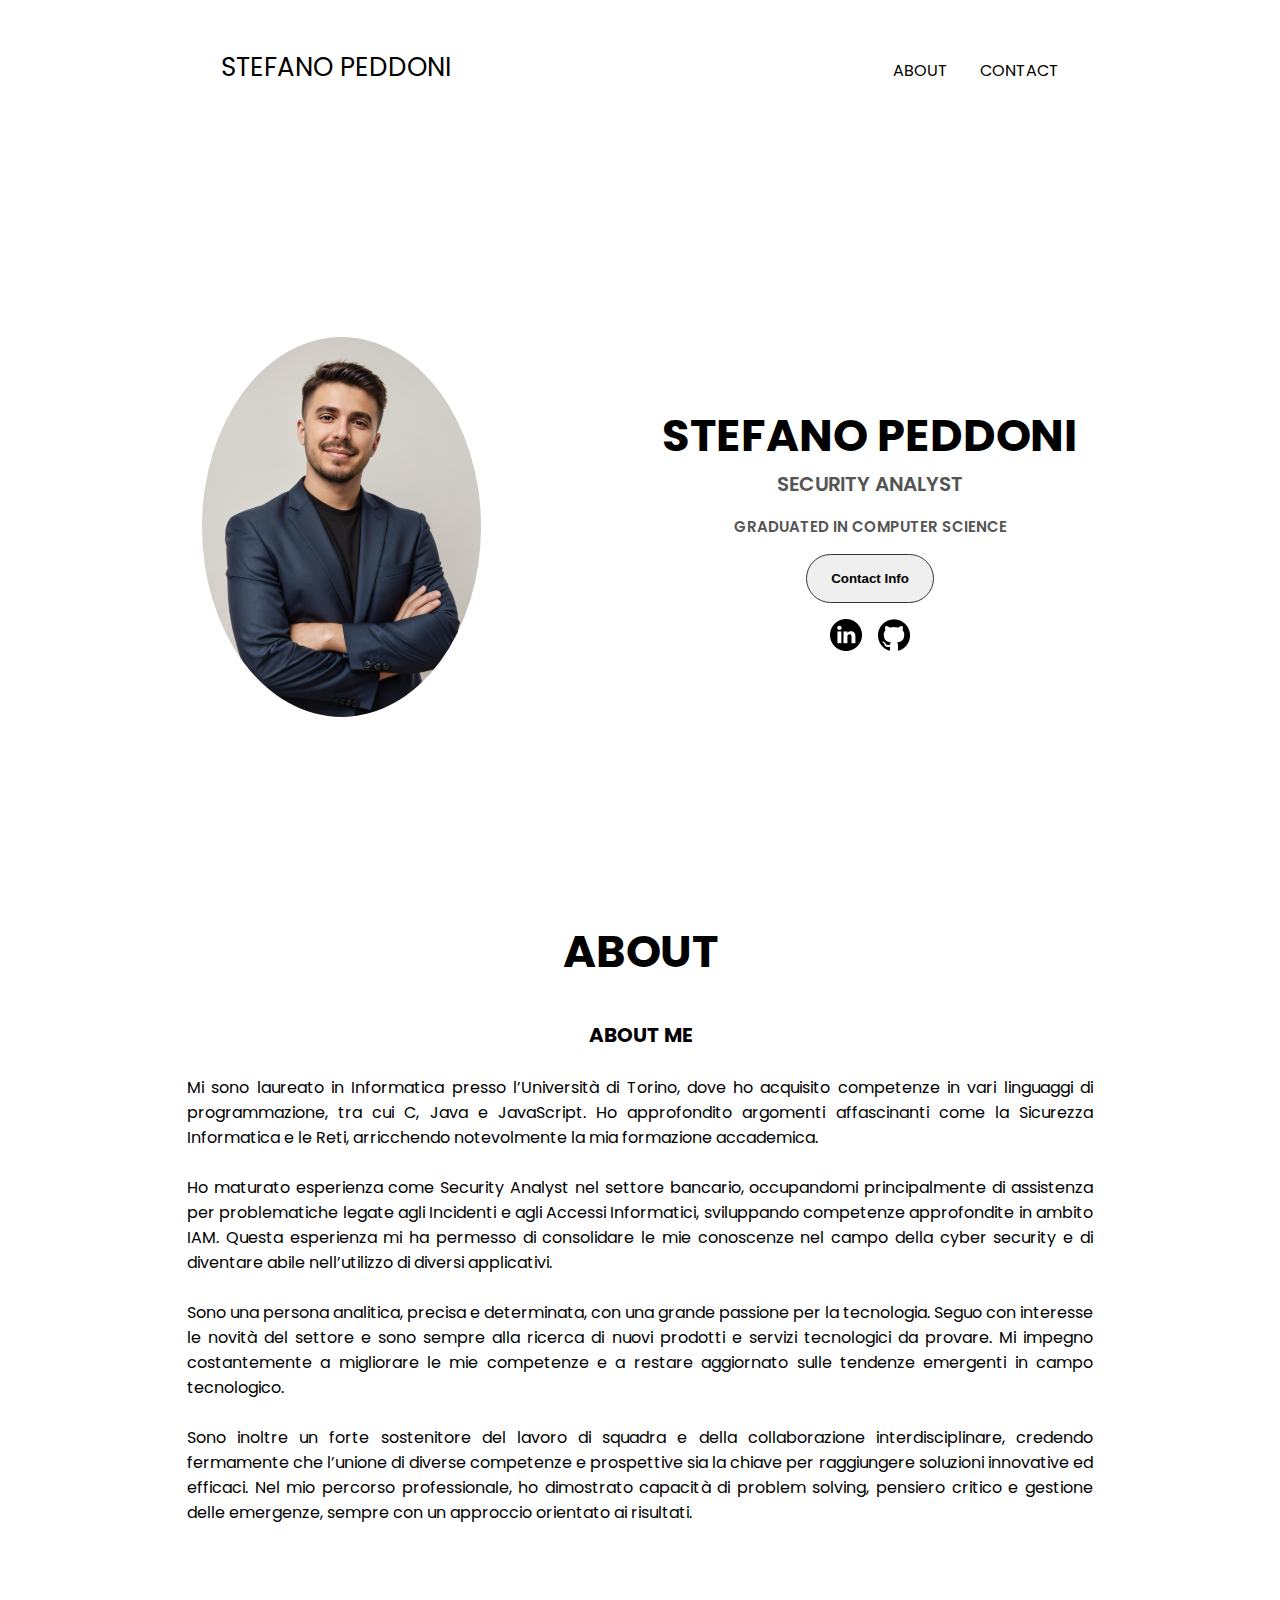
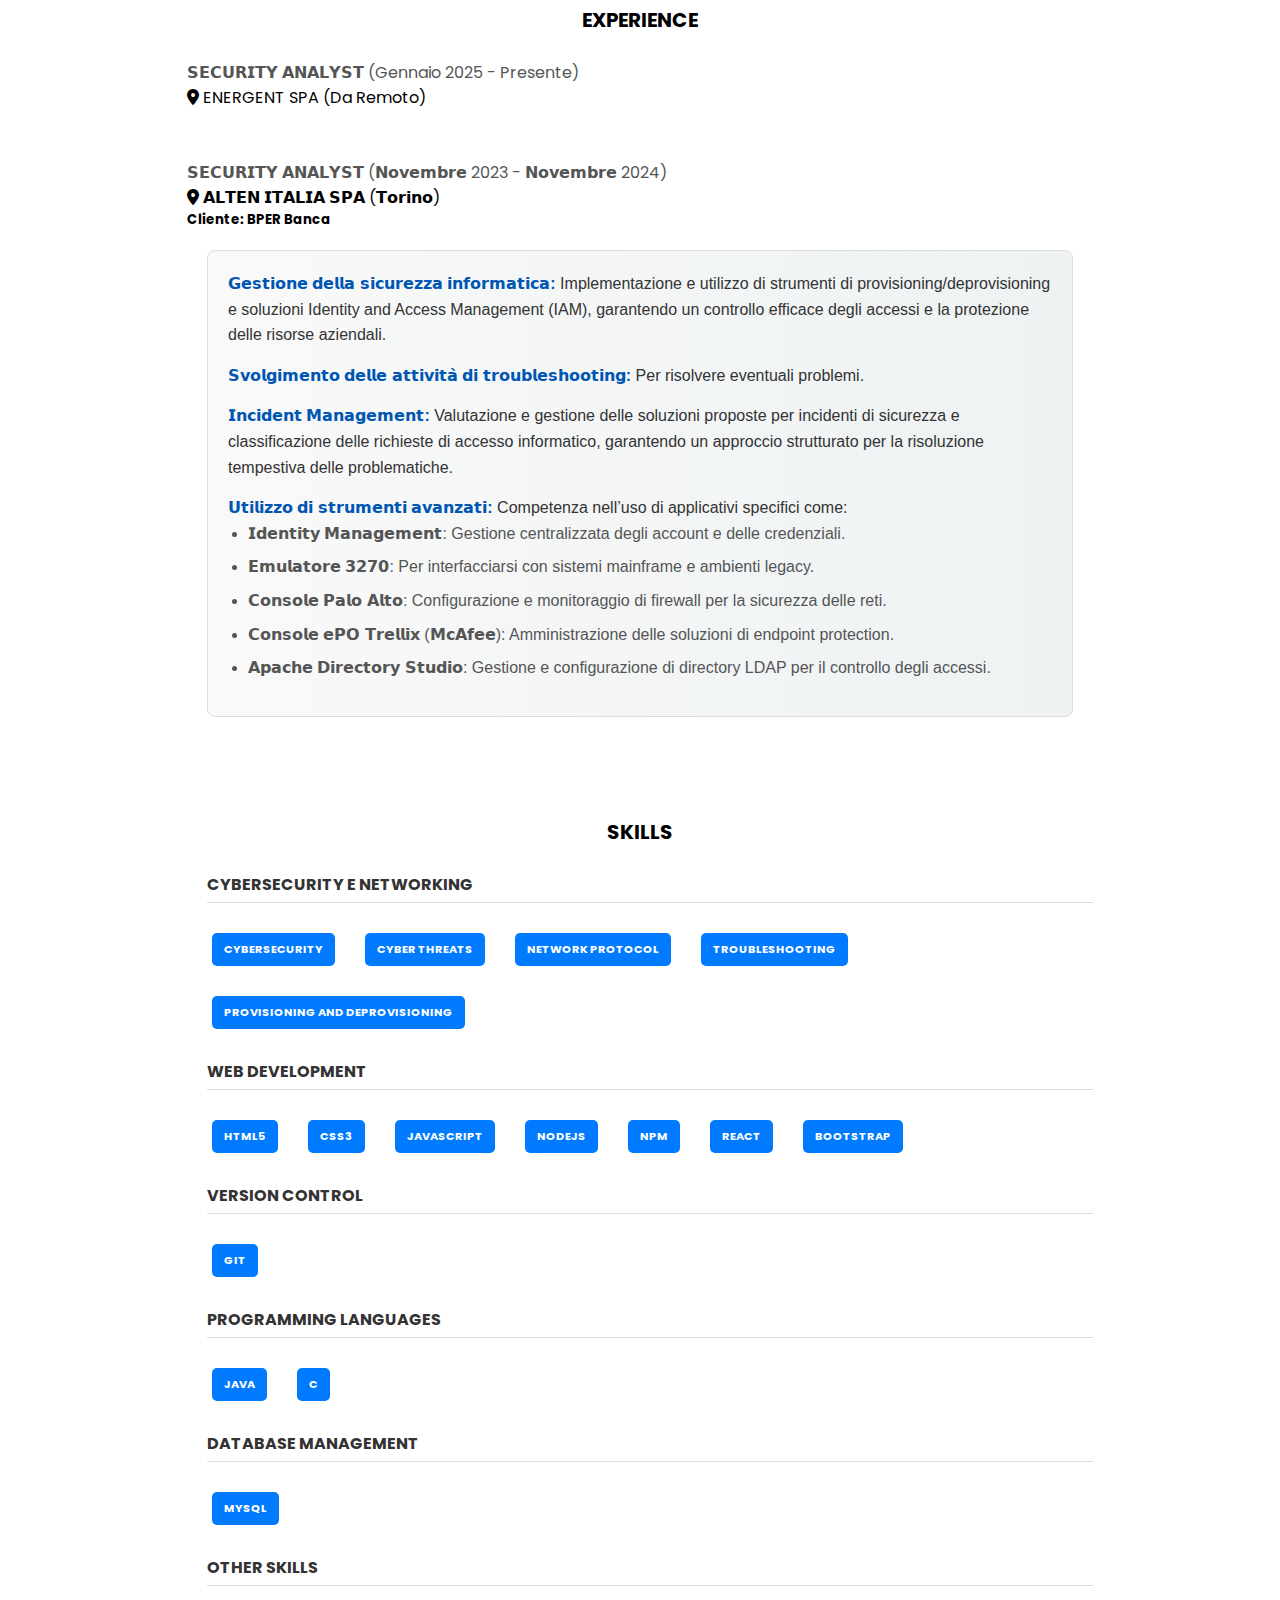
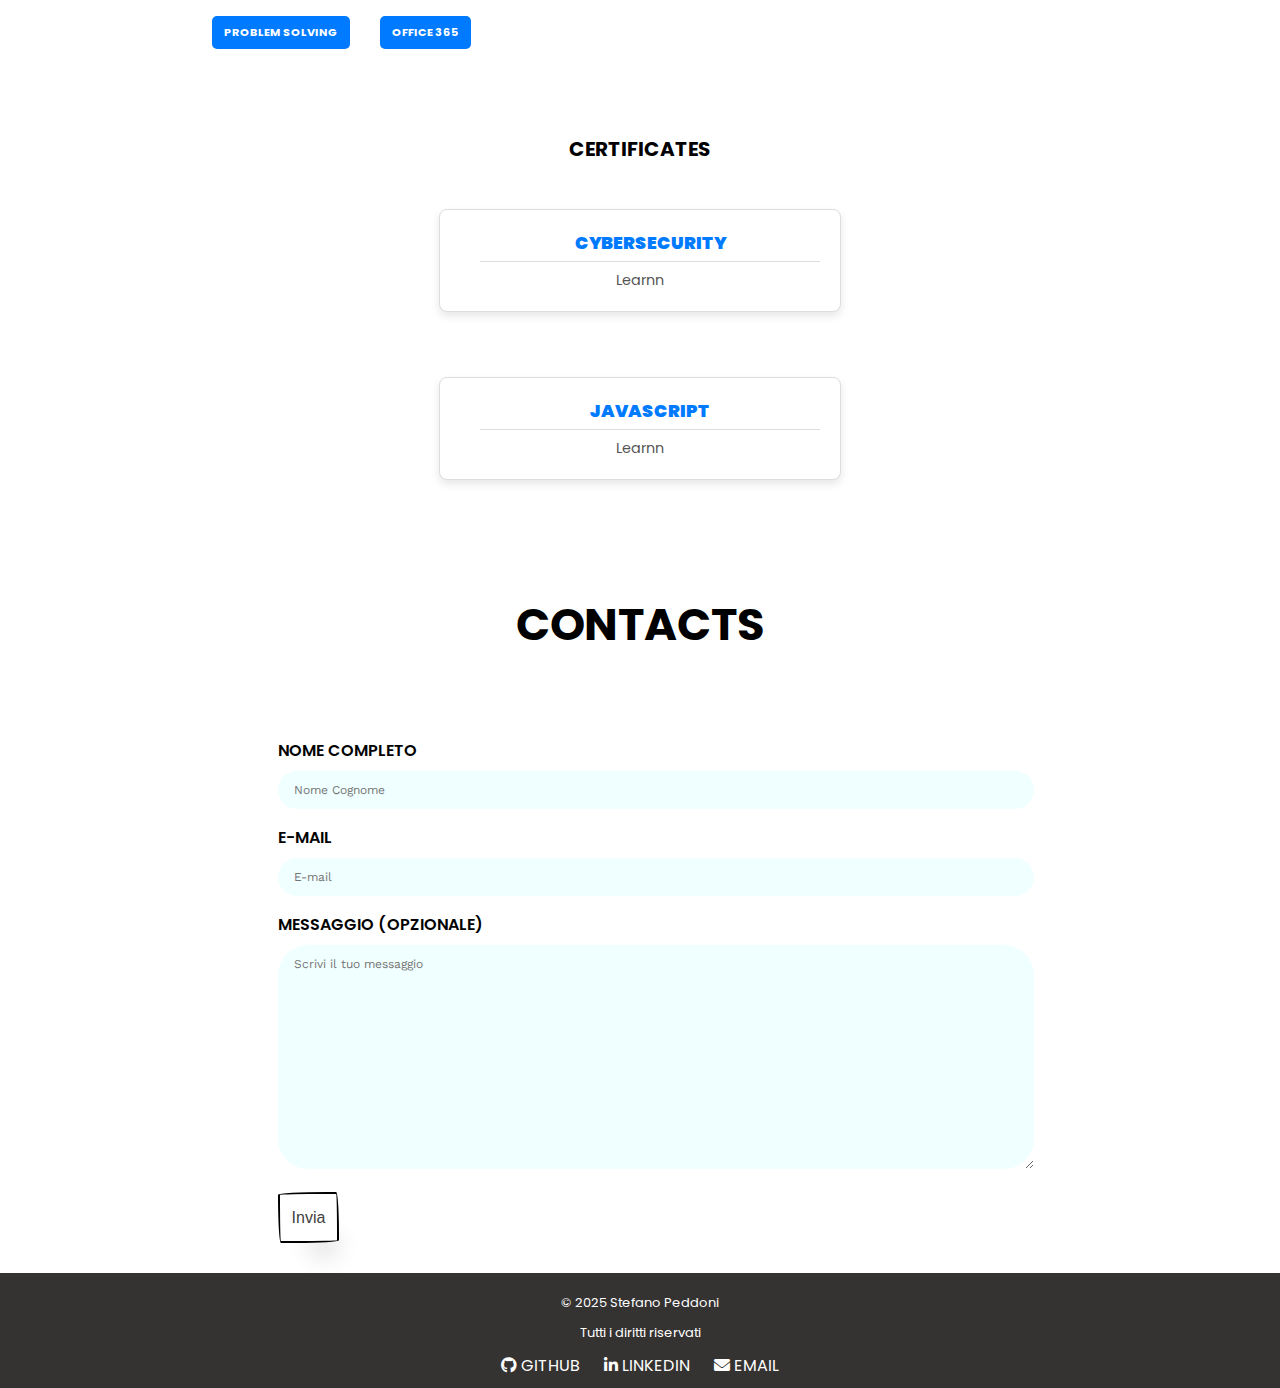
<file: index.html>
<!DOCTYPE html>
<html lang="en">
<head>
    <meta charset="UTF-8">
    <meta http-equiv="X-UA-Compatible" content="IE-edge">
    <meta name="viewport" content="width=device-width, initial-scale=1.0, maximum-scale=1.0, user-scalable=0" >
    <title>Portfolio</title>
    <link rel="icon" href="assets/icona.ico">
    <link rel="preconnect" href="https://fonts.googleapis.com">
    <link rel="preconnect" href="https://fonts.gstatic.com" crossorigin>
    <link href="https://fonts.googleapis.com/css2?family=Quicksand:wght@300;700&family=Work+Sans:ital,wght@0,600;1,400&display=swap" rel="stylesheet">
    <link rel="stylesheet" href="https://cdnjs.cloudflare.com/ajax/libs/font-awesome/6.2.1/css/all.min.css">
    <link rel="stylesheet" href="https://cdnjs.cloudflare.com/ajax/libs/font-awesome/6.3.0/css/all.min.css">
    <link rel="stylesheet" href="https://cdnjs.cloudflare.com/ajax/libs/font-awesome/6.0.0-beta3/css/all.min.css">
    <link rel="stylesheet" href="style.css">
    <link rel="stylesheet" href="responsive.css">
</head>

<body>
    
    <nav id="desktop-nav">
        <div class="logo">Stefano Peddoni</div>
        <div>
          <ul class="nav-links">
            <li><a href="#about">About</a></li>
            <li><a href="#contact">Contact</a></li>
          </ul>
        </div>
    </nav>

    <nav id="hamburger-nav">
        <div class="logo">Stefano Peddoni </div>
        <div class="hamburger-menu">
          <div class="hamburger-icon" onclick="toggleMenu()">
            <span></span>
            <span></span>
            <span></span>
          </div>
          <div class="menu-links">
            <li><a href="#about" onclick="toggleMenu()">About</a></li>
            <li><a href="#contact" onclick="toggleMenu()">Contact</a></li>
          </div>
        </div>
    </nav>

    <section id="profile">
        <div class="section__pic-container">
          <img src="./assets/fotoprofilo.JPG" alt="Stefano Peddoni profile picture" />
        </div>

        <div class="section__text">
          <h1 class="title">Stefano Peddoni</h1>
          <p class="section__text__p23">Security Analyst</p>
          <p class="section__text__p2">Graduated in Computer Science</p>
            <div class="btn-container">
                <button class="btn btn-color-1" onclick="location.href='#contact'">
                    Contact Info
                </button>
            </div>
            <div id="socials-container">
                <img
                src="./assets/linkedin.png"
                alt="My LinkedIn profile"
                class="icon"
                target="_blank" 
                rel="noopener noreferrer"
                onclick="location.href='https://www.linkedin.com/in/stefanopeddoni/'"
                />
                <img
                src="./assets/github.png"
                alt="My Github profile"
                class="icon"
                target="_blank" 
                rel="noopener noreferrer"
                onclick="location.href='https://github.com/stem992'"
                />
            </div>
        </div>
    </section>

    <section class="works" id="about">
        <h1 class="title">About</h1>
        <div class="container">
            <div class="work-item">
                    <div class="info">
                        <h2> About Me </h2>
                    </div><br>
                    
                    <div class="work-info">
                        <div class="work-info-contents"> Mi sono laureato in Informatica presso l’Università di Torino, dove ho acquisito competenze in vari linguaggi di programmazione, tra cui C, Java e JavaScript. Ho approfondito argomenti affascinanti come la Sicurezza Informatica e le Reti, arricchendo notevolmente la mia formazione accademica. 
                            <br><br>
                            Ho maturato esperienza come Security Analyst nel settore bancario, occupandomi principalmente di assistenza per problematiche legate agli Incidenti e agli Accessi Informatici, sviluppando competenze approfondite in ambito IAM. Questa esperienza mi ha permesso di consolidare le mie conoscenze nel campo della cyber security e di diventare abile nell’utilizzo di diversi applicativi.
                            <br><br>
                            Sono una persona analitica, precisa e determinata, con una grande passione per la tecnologia. Seguo con interesse le novità del settore e sono sempre alla ricerca di nuovi prodotti e servizi tecnologici da provare. Mi impegno costantemente a migliorare le mie competenze e a restare aggiornato sulle tendenze emergenti in campo tecnologico.
                            <br><br>
                            Sono inoltre un forte sostenitore del lavoro di squadra e della collaborazione interdisciplinare, credendo fermamente che l’unione di diverse competenze e prospettive sia la chiave per raggiungere soluzioni innovative ed efficaci. Nel mio percorso professionale, ho dimostrato capacità di problem solving, pensiero critico e gestione delle emergenze, sempre con un approccio orientato ai risultati.
                        </div>
                    </div>
            </div><br><br>



            <!-- ATTUALE ESPERIENZA -->
            <div class="current-experience">
                <div class="info">
                    <h2> Experience </h2>
                </div><br>

                <div class="experience-details">
                    <p class="role">𝗦𝗘𝗖𝗨𝗥𝗜𝗧𝗬 𝗔𝗡𝗔𝗟𝗬𝗦𝗧 <span class="dates">(Gennaio 2025 - Presente)</span></p>
                    <div class="location">
                        <i class="fas fa-map-marker-alt location-icon"></i>
                        <span>ENERGENT SPA (Da Remoto)</span>
                        
                    </div>
                    <h5 class="cliente-tsitle"></h5>
                </div>
                
                <br><br>
                <div class="experience-details">
                    <p class="role">𝗦𝗘𝗖𝗨𝗥𝗜𝗧𝗬 𝗔𝗡𝗔𝗟𝗬𝗦𝗧 <span class="dates">(𝗡𝗼𝘃𝗲𝗺𝗯𝗿𝗲 2023 - 𝗡𝗼𝘃𝗲𝗺𝗯𝗿𝗲 2024)</span></p>
                    <div class="location">
                        <i class="fas fa-map-marker-alt location-icon"></i>
                        <span>𝗔𝗟𝗧𝗘𝗡 𝗜𝗧𝗔𝗟𝗜𝗔 𝗦𝗣𝗔 (𝗧𝗼𝗿𝗶𝗻𝗼)</span>
                        
                    </div>
                    <h5 class="cliente-tsitle">Cliente: BPER Banca</h5>
                </div>
            </div>
            
            <div class="cliente-section">
                
                <div class="experience">
                    <ul class="experience-list">
                        <li class="experience-item">
                            <span class="highlight">𝗚𝗲𝘀𝘁𝗶𝗼𝗻𝗲 𝗱𝗲𝗹𝗹𝗮 𝘀𝗶𝗰𝘂𝗿𝗲𝘇𝘇𝗮 𝗶𝗻𝗳𝗼𝗿𝗺𝗮𝘁𝗶𝗰𝗮:</span> 
                            Implementazione e utilizzo di strumenti di provisioning/deprovisioning e soluzioni Identity and Access Management (IAM), garantendo un controllo efficace degli accessi e la protezione delle risorse aziendali.
                        </li>
                        <li class="experience-item">
                            <span class="highlight">𝗦𝘃𝗼𝗹𝗴𝗶𝗺𝗲𝗻𝘁𝗼 𝗱𝗲𝗹𝗹𝗲 𝗮𝘁𝘁𝗶𝘃𝗶𝘁𝗮̀ 𝗱𝗶 𝘁𝗿𝗼𝘂𝗯𝗹𝗲𝘀𝗵𝗼𝗼𝘁𝗶𝗻𝗴:</span> 
                            Per risolvere eventuali problemi.
                        </li>
                        <li class="experience-item">
                            <span class="highlight">𝗜𝗻𝗰𝗶𝗱𝗲𝗻𝘁 𝗠𝗮𝗻𝗮𝗴𝗲𝗺𝗲𝗻𝘁:</span> 
                            Valutazione e gestione delle soluzioni proposte per incidenti di sicurezza e classificazione delle richieste di accesso informatico, garantendo un approccio strutturato per la risoluzione tempestiva delle problematiche.
                        </li>
                        <li class="experience-item">
                            <span class="highlight">𝗨𝘁𝗶𝗹𝗶𝘇𝘇𝗼 𝗱𝗶 𝘀𝘁𝗿𝘂𝗺𝗲𝗻𝘁𝗶 𝗮𝘃𝗮𝗻𝘇𝗮𝘁𝗶:</span> 
                            Competenza nell’uso di applicativi specifici come:
                            <ul class="tools-list">
                                <li>𝗜𝗱𝗲𝗻𝘁𝗶𝘁𝘆 𝗠𝗮𝗻𝗮𝗴𝗲𝗺𝗲𝗻𝘁: Gestione centralizzata degli account e delle credenziali.</li>
                                <li>𝗘𝗺𝘂𝗹𝗮𝘁𝗼𝗿𝗲 𝟯𝟮𝟳𝟬: Per interfacciarsi con sistemi mainframe e ambienti legacy.</li>
                                <li>𝗖𝗼𝗻𝘀𝗼𝗹𝗲 𝗣𝗮𝗹𝗼 𝗔𝗹𝘁𝗼: Configurazione e monitoraggio di firewall per la sicurezza delle reti.</li>
                                <li>𝗖𝗼𝗻𝘀𝗼𝗹𝗲 𝗲𝗣𝗢 𝗧𝗿𝗲𝗹𝗹𝗶𝘅 (𝗠𝗰𝗔𝗳𝗲𝗲): Amministrazione delle soluzioni di endpoint protection.</li>
                                <li>𝗔𝗽𝗮𝗰𝗵𝗲 𝗗𝗶𝗿𝗲𝗰𝘁𝗼𝗿𝘆 𝗦𝘁𝘂𝗱𝗶𝗼: Gestione e configurazione di directory LDAP per il controllo degli accessi.</li>
                            </ul>
                        </li>
                    </ul>
                </div>
            </div>
            
            <br><br>

            <div class="info" id="skills">
                <h2>Skills</h2> <br>
            </div>
            <h4>CYBERSECURITY E NETWORKING</h4> <br>
            <div class="contenitore">
                <p class="skill">CyberSecurity</p>
                <p class="skill">CYBER THREATS</p>
                <p class="skill">NETWORK PROTOCOL</p>
                <p class="skill">TROUBLESHOOTING</p>
                <p class="skill">PROVISIONING AND DEPROVISIONING</p>
            </div> <br>

            <h4>Web development</h4> <br>
            <div class="contenitore">
                <p class="skill">HTML5</p>
                <p class="skill">CSS3</p>
                <p class="skill">JavaScript</p>
                <p class="skill">Nodejs</p>
                <p class="skill">Npm</p>
                <p class="skill">React</p>
                <p class="skill">Bootstrap</p>
            </div> <br>
            <h4>Version Control</h4> <br>
            <div class="contenitore">
                <p class="skill">Git</p>
            </div> <br>
            <h4>Programming Languages</h4> <br>
            <div class="contenitore">
                <p class="skill">Java</p>
                <p class="skill">C</p>
            </div> <br>
            <h4>Database Management</h4> <br>
            <div class="contenitore">
                <p class="skill">MySQL</p>
            </div> <br>
            
 
            <h4>Other Skills</h4> <br>
            <div class="contenitore">
                <p class="skill">Problem Solving</p>
                <p class="skill">Office 365</p>
            </div> <br> <br>
            
            <div class="info" id="certificates">
                <h2>Certificates</h2> <br>
            </div>
            <div class="card">
                <div class="container">
                    <h4><b>CyberSecurity</b></h4>
                    <p>Learnn</p>
                </div>
            </div> <br>
            
            <div class="card">
                <div class="container">
                    <h4><b>JavaScript</b></h4>
                    <p>Learnn</p>
                </div>
            </div>
            


                
        </div>
    </section>

    <br><br>
    
    

<section class="contacts" id="contact">
    <h1 class="title">Contacts</h1>
    <div class="container contacts-content">
        <div class="contacts-form">
            <form name="contact" netlify>
                <br><br><br>
                <div class="conta">
                </div>
            
                <label class="input-label" for="full-name">Nome Completo</label>
                <input class="input-field" type="text" id="full-name" name="full-name" placeholder="Nome Cognome" required>
                
                <label class="input-label" for="email">E-mail</label>
                <input class="input-field" type="email" id="email" name="email" placeholder="E-mail">
    
                <!-- <label class="input-label" for="password">Password</label>
                <input class="input-field" type="password" id="password" name="password" placeholder="Password">-->
    
                <label class="input-label" for="message">Messaggio (Opzionale)</label>
                <textarea class="textarea" id="message" name="message" placeholder="Scrivi il tuo messaggio"></textarea>
    
                <button class="button-55" type="submit">Invia</button>
            </form>

        </div>
       
    </div>
</section>
<br>

<footer>
    <p>&copy; 2025 Stefano Peddoni</p>
    <p>Tutti i diritti riservati</p>
    <div class="social">
        <a href="https://github.com/stem992" target="_blank" rel="noopener noreferrer">
            <i class="fab fa-github"></i> GitHub
        </a>
        <a href="https://www.linkedin.com/in/stefanopeddoni/" target="_blank" rel="noopener noreferrer">
            <i class="fab fa-linkedin-in"></i> LinkedIn
        </a>
        <a href="mailto:stefano.peddoni@outlook.it">
            <i class="fas fa-envelope"></i> Email
        </a>
    </div>
</footer>

      <script src="script.js"></script>

</body>
</html>
</file>
<file: style.css>
@import url("https://fonts.googleapis.com/css2?family=Poppins:wght@300;400;500;600&display=swap");

* {
  margin: 0;
  padding: 0;
}

body {
  font-family: "Poppins", sans-serif;
}

html {
  scroll-behavior: smooth;
}

p {
  color: rgb(85, 85, 85);
}

h2 {
    text-transform: uppercase;
    font-size: 20px;
}

h4 {
    text-transform: uppercase;
    font-size: 15px;
}

a,
.btn {
  transition: all 300ms ease;
}

nav,
.nav-links {
  display: flex;
}

nav {
  justify-content: space-around;
  align-items: center;
  height: 15vh;
}

.nav-links {
  gap: 2rem;
  list-style: none;
  font-size: 1.5rem;
}

a {
  color: black;
  text-decoration: none;
  text-decoration-color: white;
  text-transform: uppercase;
  font-size: 16px;
}

a:hover {
  color: grey;
  text-decoration: underline;
  text-underline-offset: 1rem;
  text-decoration-color: rgb(181, 181, 181);
}

.logo {
  font-size: 26px;
  text-transform: uppercase;
  color: radial-gradient(circle, rgba(63,94,251,1) 0%, rgba(252,70,107,1) 100%); 
}

.logo:hover {
  cursor: default;
}

#hamburger-nav {
  display: none;
}

.hamburger-menu {
  position: relative;
  display: inline-block;
}

.hamburger-icon {
  display: flex;
  flex-direction: column;
  justify-content: space-between;
  height: 24px;
  width: 30px;
  cursor: pointer;
}

.hamburger-icon span {
  width: 100%;
  height: 2px;
  background-color: black;
  transition: all 0.3 ease-in-out;
}

.menu-links {
  position: absolute;
  top: 100%;
  right: 0;
  background-color: white;
  width: fit-content;
  max-height: 0;
  overflow: hidden;
  transition: all 0.3 ease-in-out;
}

.menu-links a {
  display: block;
  padding: 10px;
  text-align: center;
  font-size: 12px;
  color: black;
  text-decoration: none;
  transition: all 0.3 ease-in-out;
}

.menu-links li {
  list-style: none;
}

.menu-links.open {
  max-height: 300px;
}

.hamburger-icon.open span:first-child {
  transform: rotate(45deg) translate(10px, 5px);
}

.hamburger-icon.open span:nth-child(2) {
  opacity: 0;
}

.hamburger-icon.open span:last-child {
  transform: rotate(-45deg) translate(10px, -5px);
}

.hamburger-icon span:first-child {
  transform: none;
}

.hamburger-icon span:first-child {
  opacity: 1;
}

.hamburger-icon span:first-child {
  transform: none;
}

/* =========================================================================== */

section {
  padding-top: 4vh;
  height: 96vh;
  margin: 0 10rem;
  box-sizing: border-box;
  min-height: fit-content;
}
  
.section-container {
  display: flex;
}
  
#profile {
  display: flex;
  justify-content: center;
  gap: 5rem;
  height: 80vh;
}
  
.section__pic-container {
  display: flex;
  height: 380px;
  width: 380px;
  margin: auto 0;
}
  
.section__pic-container img {
  border-radius: 50%;
}

.section__text {
  align-self: center;
  text-align: center;
}
  
.section__text p {
  font-weight: 600;
  text-transform: uppercase;
}
  
.section__text__p2 {
  font-size: 15px;
  margin-bottom: 1rem;
}

.section__text__p23 {
  font-size: 20px;
  margin-bottom: 1rem;
}
  
.title {
  font-size: 2.8rem;
  text-align: center;
  text-transform: uppercase;
  color: radial-gradient(circle, rgba(63,94,251,1) 0%, rgba(252,70,107,1) 100%);   
}
  
#socials-container {
  display: flex;
  justify-content: center;
  margin-top: 1rem;
  gap: 1rem;
 }
  
.icon {
  cursor: pointer;
  height: 2rem;
}
  
.btn {
  font-weight: 600;
  transition: all 300ms ease;
  padding: 1rem;
  width: 8rem;
  border-radius: 2rem;
}
  
.btn-color-1 {
  border: rgb(53, 53, 53) 0.1rem solid;
}
  
.btn-color-1:hover {
  background: rgb(53, 53, 53);
  color: white;
  cursor: pointer;
}

.work-info-contents {
  text-align: justify;
}

.projects {
  margin-top:900px;
}

.contenitore {
  display: flex;
  flex-wrap: wrap;
  gap: 20px;
}

.skill {
  margin-top:1px;
  background: linear-gradient(135deg, #f7f7f7, #cacacc); 
  color: rgb(5, 5, 5);
  padding: 10px 20px;
  border-radius: 20px;
  font-size: 12px;
  text-align: center;
  margin-bottom: 10px;
  transition: transform 0.3s ease-in-out;
  text-transform: uppercase;
  font-weight: bold;
}

.skill:hover {
  transform: scale(1.1);
}

.images img:hover {
  transform: scale(1.05); 
  opacity: 0.8;
}

.contacts-content {
  display: flex;
  justify-content: space-between;
  justify-content: center;
  align-items: center;
}

.contacts-form {
  width: 40%;
  flex-grow: 0;
  flex-shrink: 1;
  justify-content: center;
  align-items: center;
}

.input-label {
  font-size: 20x;
  font-weight: 600;
  text-transform: uppercase;
  justify-content: center;
  align-items: center;
}

.input-field {
  font-family: 'Work Sans', sans-serif;
  font-size:12px;
  color:#41403e;
  background-color: azure;
  padding: 12px 16px;
  width: 100%;
  border: none;
  border-radius: 30px;
  margin-top: 8px;
  margin-bottom: 16px;
  justify-content: center;
  align-items: center;
}

.textarea {
  font-family: 'Work Sans', sans-serif;
  font-size: 12px;
  color: #41403e;
  background-color: azure;
  padding: 12px 16px;
  width: 100%;
  border: none;
  border-radius: 30px;
  margin-top: 8px;
  margin-bottom: 16px;
  height: 200px; 
  overflow-y: auto; 
}

.project-list {
  list-style-type: none;
  padding: 0;  
}

.project-item {
  margin-bottom: 20px;
  border: none; 
  border-radius: 15px;
  padding: 15px; 
  background: linear-gradient(135deg, #f7f7f7, #cacacc); 
  box-shadow: 0 4px 6px rgba(0, 0, 0, 0.1); 
  transition: transform 0.2s, opacity 0.3s, box-shadow 0.3s, background 0.3s; 
  color: rgb(37, 35, 35); 
}

.project-item:hover {
  transform: translateY(-5px); 
  opacity: 0.9; 
  box-shadow: 0 6px 8px rgba(0, 0, 0, 0.2); 
}

.project-item a {
  font-size: 12px;
}

.project-title {
  display: flex;
  justify-content: space-between;
  align-items: center;
  color:#111111;
  font-weight: bold;
  font-size: 14px;
}

.info-toggle {
  cursor: pointer;
  color: #333;
  font-size: 13px;
  font-weight: bold;
}

.pdf-link {
  color: #333;
  font-size: 14px;
  text-decoration: none;
}

.project-description {
  display: none;
  text-align: justify;
  font-size: 12px;
}

.project-item.expanded .project-description {
  display: block;
}

.github-link {
  display: inline-block;
  margin-top: 10px;
  color: #333;
  text-decoration: none;
  margin-right: 10px;
}

.github-link:hover {
  display: inline-block;
  margin-top: 10px;
  color: #e27474;
  text-decoration: none;
}

.github-link i {
  margin-right: 5px;
  font-size: 18px;
}

/* ====================== BUTTON-55 ====================== */

.button-55 {
    align-self: center;
    background-color: #fff;
    background-image: none;
    background-position: 0 90%;
    background-repeat: repeat no-repeat;
    background-size: 4px 3px;
    border-radius: 15px 225px 255px 15px 15px 255px 225px 15px;
    border-style: solid;
    border-width: 2px;
    box-shadow: rgba(0, 0, 0, .2) 15px 28px 25px -18px;
    box-sizing: border-box;
    color: #41403e;
    cursor: pointer;
    display: inline-block;
    font-family: Neucha, sans-serif;
    font-size: 1rem;
    line-height: 23px;
    outline: none;
    padding: .75rem;
    text-decoration: none;
    transition: all 235ms ease-in-out;
    border-bottom-left-radius: 15px 255px;
    border-bottom-right-radius: 225px 15px;
    border-top-left-radius: 255px 15px;
    border-top-right-radius: 15px 225px;
    user-select: none;
    -webkit-user-select: none;
    touch-action: manipulation;
}
  
.button-55:hover {
    box-shadow: rgba(0, 0, 0, .3) 2px 8px 8px -5px;
    transform: translate3d(0, 2px, 0);
}
  
.button-55:focus {
    box-shadow: rgba(0, 0, 0, .3) 2px 8px 4px -6px;
}
  
footer {
    background-color: rgb(53, 50, 50);
    color: white;
    text-align: center;
    padding: 10px 0;
    display: flex;
    flex-direction: column;
    align-items: center;
}

footer p {
    margin: 0;
    font-size: 13px;
    margin-top: 10px;
    color:white;
}

footer .social {
    margin-top: 10px;
}

footer a {
    color: white;
    text-decoration: none;
    margin: 0 10px;
    font-size: 16px;
}

.card {
  box-shadow: 0 4px 8px 0 rgba(0,0,0,0.2);
  transition: 0.3s;
}

.card:hover {
  box-shadow: 0 8px 16px 0 rgba(0,0,0,0.2);
}

.container {
  padding: 5px 27px;
}

/* ====================== ESPERIENZA ====================== */

.cliente-section {
  font-family: 'Arial', sans-serif;
  color: #333;
  margin: 20px;
  padding: 20px;
  border: 1px solid #ddd;
  border-radius: 8px;
  background: linear-gradient(to right, #f9f9f9, #eef2f3);
}

.experience-list {
  list-style-type: none;
  padding: 0;
}

.experience-item {
  margin-bottom: 15px;
  line-height: 1.6;
}

.highlight {
  font-weight: bold;
  color: #0056b3;
}

.tools-list {
  list-style-type: disc;
  padding-left: 20px;
}

.tools-list li {
  margin-bottom: 8px;
  color: #555;
}




.info {
  text-align: center;
  margin-top: 30px;
}



h4 {
  margin-left: 20px;
  font-size: 1em;
  color: #333;
  border-bottom: 1px solid #ddd;
  padding-bottom: 5px;
}

.contenitore {
  display: flex;
  flex-wrap: wrap;
  justify-content: flex-start;
  margin-left: 20px;
}

.skill {
  background: #007bff;
  color: white;
  padding: 8px 12px;
  border-radius: 5px;
  margin: 5px;
  transition: transform 0.3s;
  font-size: 0.7em;
}

.skill:hover {
  transform: scale(1.1);
}

.card {
  background: #fff;
  border: 1px solid #ddd;
  border-radius: 8px;
  box-shadow: 0 4px 8px rgba(0, 0, 0, 0.1);
  margin: 20px auto;
  width: 90%;
  max-width: 400px;
  transition: transform 0.3s;
}

.card:hover {
  transform: translateY(-10px);
}

.card .container {
  padding: 20px;
  text-align: center;
}

.card h4 {
  color: #007bff;
  margin-bottom: 8px;
  font-size: 1.1em;
}

.card p {
  color: #555;
  font-size: 0.9em;
}
</file>
<file: responsive.css>
/* MAX-WIDTH 2700 */
@media screen and (max-width: 2700px) {
    #profile {
      height: 83vh;
      margin-bottom: 6rem;
    }

    #contact,
    #projects, 
    #works {
      height: fit-content;
    }
 
    .projects {
      margin-top:1px;
    }

    .input-field {
      max-width: 100%; 
   } 

    section {
      height: fit-content;
    }

    .contacts-form {
        width: 80%;
    }

    #profile {
      height: 83vh;
      margin-bottom: 0;
    }

}

/* MAX-WIDTH 1200 */
@media screen and (max-width: 1200px) {
    #desktop-nav {
      display: none;
    }

    #hamburger-nav {
      display: flex;
    }

    .input-field {
      max-width: 100%; 
   } 

    section {
      height: fit-content;
    }

    .contacts-form {
        width: 80%;
    }

    #profile {
      height: 83vh;
      margin-bottom: 0;
    }

    #profile,
    .section-container {
      display: block;
    }
    
    #works {
      margin-bottom:10px;
    }

    .arrow {
      display: none;
    }

    section {
      margin: 0 5%;
    }

    .section__pic-container {
      width: 280px;
      height: 280px;
      margin: 0 auto 2rem;
    }

    .projects {
      margin-top:1px;
    }

    .experience {
      font-size: 15px;
    }
}

/* MAX-WIDTH 675 */
@media screen and (max-width: 675px) {
    .input-field {
      max-width: 100%; 
   } 

    section {
      height: fit-content;
    }

    .contacts-form {
        width: 80%;
    }

    #profile {
      height: 83vh;
      margin-bottom: 0;
    }
  
    .nav-links li a {
      font-size: 1rem;
    }

    .logo {
      font-size: 1.5rem;
    }

    .nav-links {
      flex-direction: column;
      gap: 0.5rem;
      text-align: center;
    }

    .section__pic-container {
      width: auto;
      width: 230px;
      height: 230px;
      justify-content: center;
    }

    .section__text__p2 {
      font-size: 1.25rem;
    }

    .experience {
      font-size: 12px;
    }

    .title {
      font-size: 2rem;
    }

    .text-container {
      text-align: justify;
    }

    .project-title {
      font-size: 12px;
    }

    .project-item a{
      font-size: 10px;
    }

    .work-info-contents {
      text-align: justify;
      font-size: 12px;
    }

    .projects {
      margin-top:1px;
    }

}
</file>
